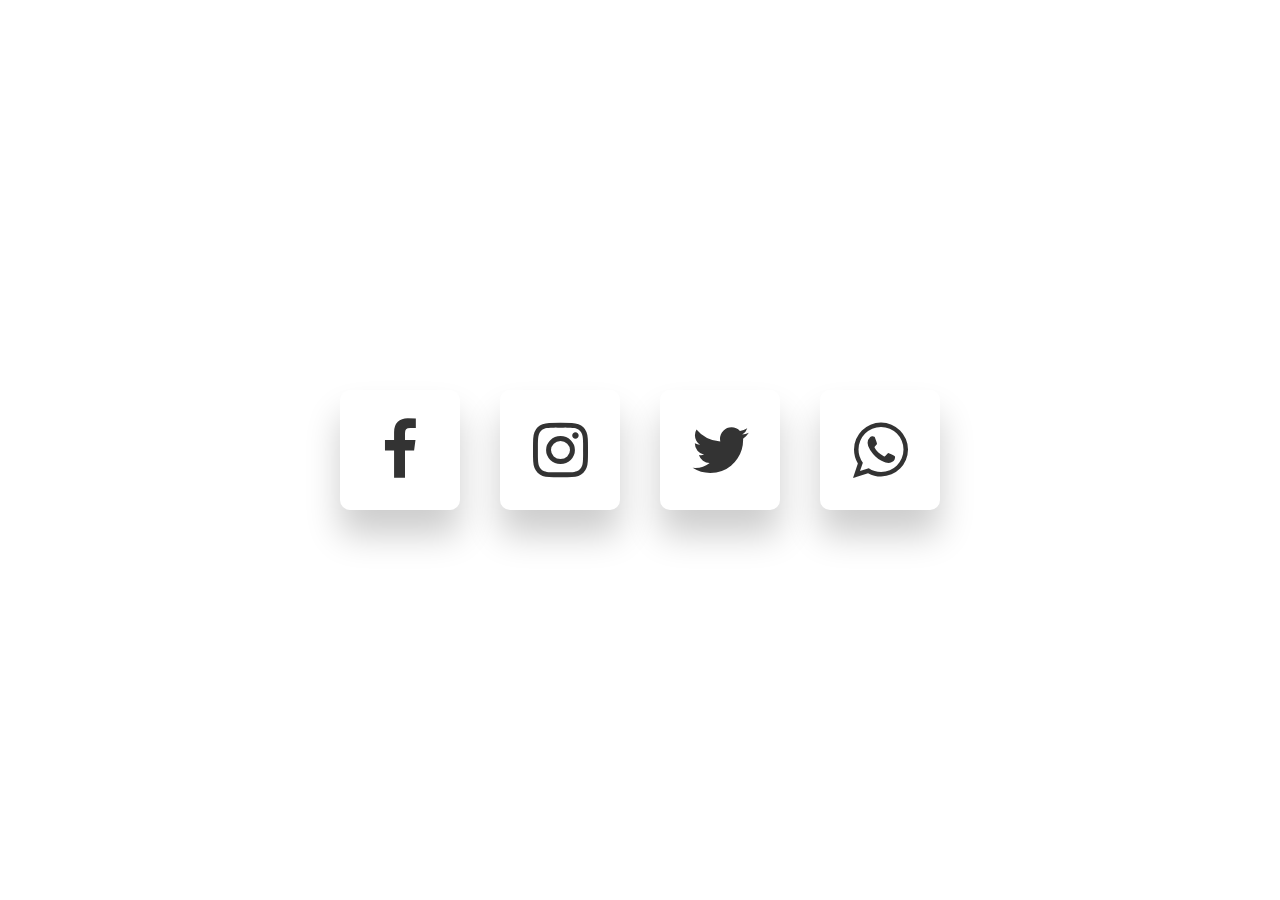
<file: 3d_social_icons/index.html>
<!DOCTYPE html>
<html lang="pt-br">
<head>
    <meta charset="UTF-8">
    <meta http-equiv="X-UA-Compatible" content="IE=edge">
    <meta name="viewport" content="width=device-width, initial-scale=1.0">
    <link rel="stylesheet" href="https://cdnjs.cloudflare.com/ajax/libs/font-awesome/4.7.0/css/font-awesome.css" integrity="sha512-5A8nwdMOWrSz20fDsjczgUidUBR8liPYU+WymTZP1lmY9G6Oc7HlZv156XqnsgNUzTyMefFTcsFH/tnJE/+xBg==" crossorigin="anonymous" referrerpolicy="no-referrer" />
    <link rel="stylesheet" href="style.css">
    <link rel="preconnect" href="https://fonts.googleapis.com">
<link rel="preconnect" href="https://fonts.gstatic.com" crossorigin>
<link href="https://fonts.googleapis.com/css2?family=Poppins:wght@200;300;400;500;600;700&display=swap" rel="stylesheet">
    
    <title>3D Social Icons</title>
</head>
<body>
    <section class="socialMedia">
        <ul class="box">
            <li data-text="Facebook" data-color="#1877f2">
                <a href="#" class="facebook">
                    <i class="fa fa-facebook" aria-hidden="true"></i>
                </a>
            </li>
            <li data-text="Instagram" data-color="#e4405f">
                <a href="#" class="instagram">
                    <i class="fa fa-instagram" aria-hidden="true"></i>
                </a>
            </li>
            <li data-text="Twitter" data-color="#0099ff">
                <a href="#" class="twitter">
                    <i class="fa fa-twitter" aria-hidden="true"></i>
                </a>
            </li>
            <li data-text="WhatsApp" data-color="#14dd14">
                <a href="#" class="whatsapp">
                    <i class="fa fa-whatsapp" aria-hidden="true"></i>
                </a>
            </li>
        </ul>
    </section>

    <script src="tilt.js"></script>
    <script>
        let list = document.querySelectorAll('.box li');
        let bg = document.querySelector('.socialMedia');

        list.forEach(elements => {

            // Background social color
            elements.addEventListener('mouseenter', function(event){
                let color = event.target.getAttribute('data-color');
                bg.style.backgroundColor = color;
            })

            // Background color default
            elements.addEventListener('mouseleave', function (event){
                bg.style.backgroundColor = '#fff';
            })

        })

        VanillaTilt.init(document.querySelectorAll(".box li a"), {
		max: 30,
		speed: 400,
        glare: true,
        "max-glare":  1

	});
    </script>
</body>
</html>
</file>
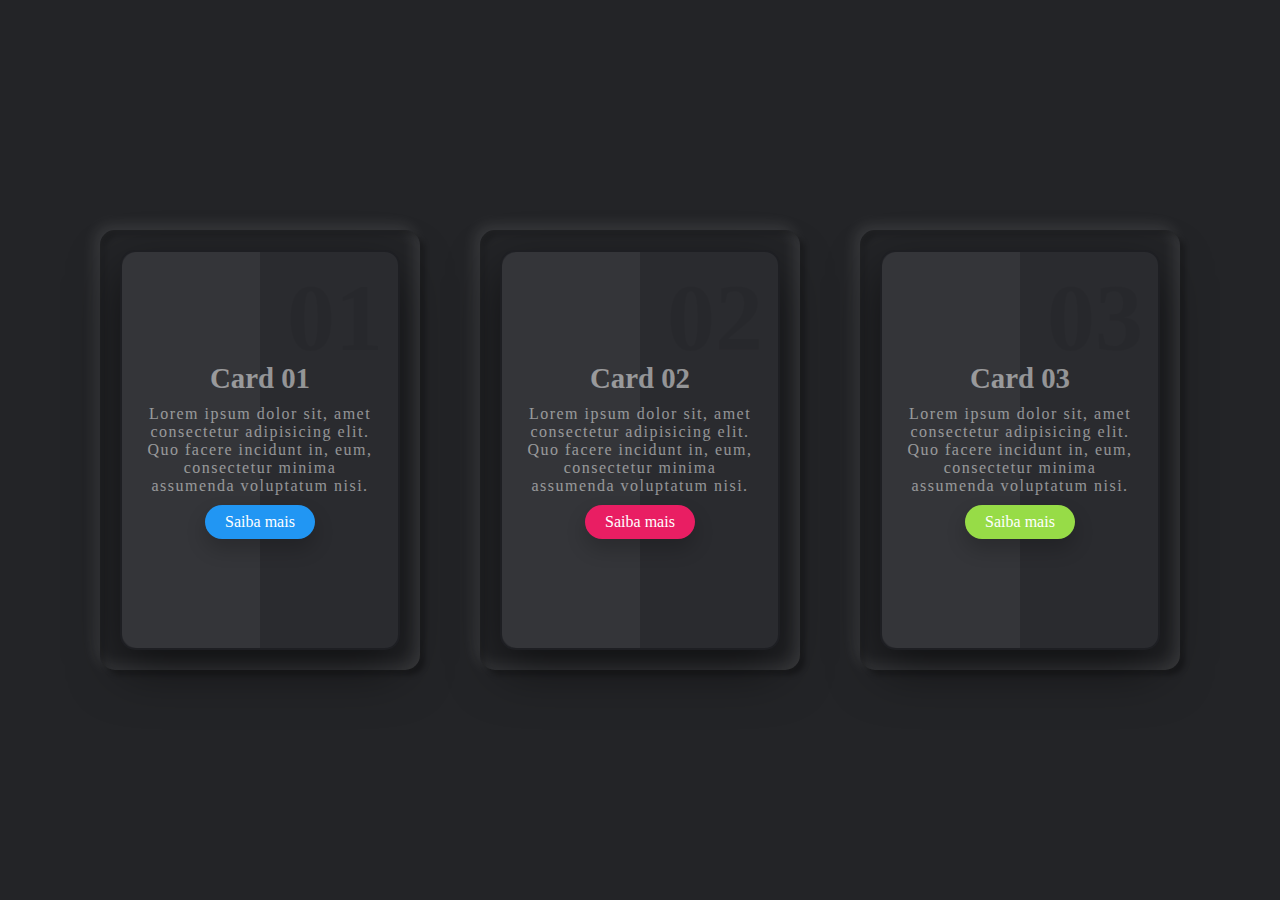
<file: Dark_Code/index.html>
<!DOCTYPE html>
<html lang="pt-br">
<head>
    <meta charset="UTF-8">
    <meta http-equiv="X-UA-Compatible" content="IE=edge">
    <meta name="viewport" content="width=device-width, initial-scale=1.0">

    <link rel="stylesheet" href="css/style.css">
    <title>Dark Card</title>
</head>
<body>
    <section class="container">
        <div class="card">
            <div class="box">
                <div class="content">
                    <h2>01</h2>
                    <h3>Card 01</h3>
                    <p>Lorem ipsum dolor sit, amet consectetur adipisicing elit. Quo facere incidunt in, eum, consectetur minima assumenda voluptatum nisi.</p>
                    <a href="#">Saiba mais</a>
                </div>
            </div>
        </div>

        <div class="card">
            <div class="box">
                <div class="content">
                    <h2>02</h2>
                    <h3>Card 02</h3>
                    <p>Lorem ipsum dolor sit, amet consectetur adipisicing elit. Quo facere incidunt in, eum, consectetur minima assumenda voluptatum nisi.</p>
                    <a href="#">Saiba mais</a>
                </div>
            </div>
        </div>

        <div class="card">
            <div class="box">
                <div class="content">
                    <h2>03</h2>
                    <h3>Card 03</h3>
                    <p>Lorem ipsum dolor sit, amet consectetur adipisicing elit. Quo facere incidunt in, eum, consectetur minima assumenda voluptatum nisi.</p>
                    <a href="#">Saiba mais</a>
                </div>
            </div>
        </div>
    </section>
</body>
</html>
</file>
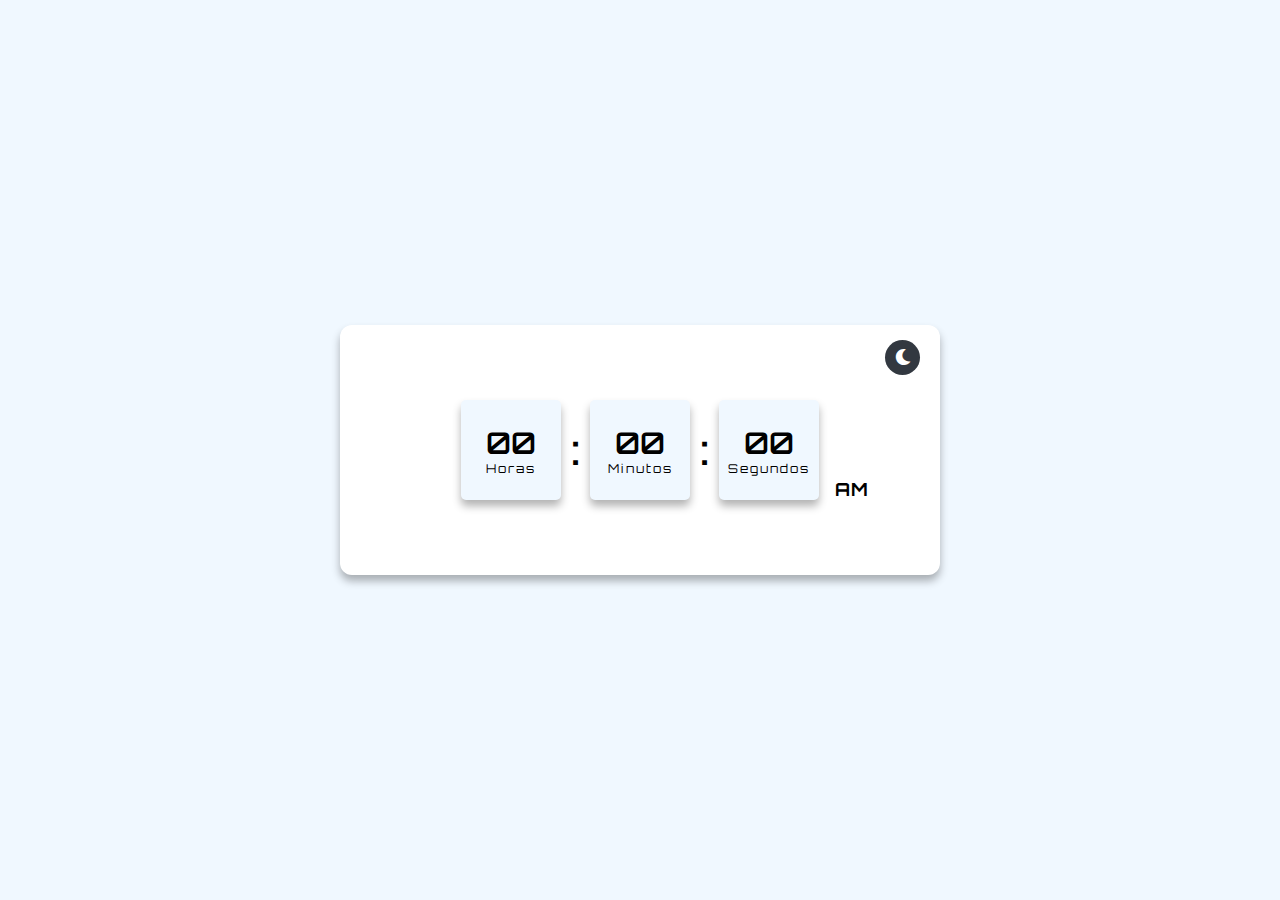
<file: Digital_Clock/index.html>
<!DOCTYPE html>
<html lang="pt-br">
<head>
    <meta charset="UTF-8">
    <meta http-equiv="X-UA-Compatible" content="IE=edge">
    <meta name="viewport" content="width=device-width, initial-scale=1.0">
    <!-- links e fonts -->
    <link rel="stylesheet" href="https://cdnjs.cloudflare.com/ajax/libs/font-awesome/5.15.4/css/all.min.css" integrity="sha512-1ycn6IcaQQ40/MKBW2W4Rhis/DbILU74C1vSrLJxCq57o941Ym01SwNsOMqvEBFlcgUa6xLiPY/NS5R+E6ztJQ==" crossorigin="anonymous" referrerpolicy="no-referrer" />
    <link rel="stylesheet" href="style.css">
    <title>Relógio Digital</title>
</head>
<body>
    
    <main>
        <div class="container">

            <!-- font icons -->
            <div class="icons">
                <i class="fas fa-moon"></i>
                <i class="fas fa-sun"></i>
            </div>
            <!-- icons -->

            <div class="time">
                <div class="time-colon">
                    <div class="text-box">
                        <span class="num hour">00</span>
                        <span class="text">Horas</span>
                    </div>
                    <!-- text-box -->
                    <span class="colon">:</span>
                </div>
                <!-- time-colon -->

                <div class="time-colon">
                    <div class="text-box">
                        <span class="num min">00</span>
                        <span class="text">Minutos</span>
                    </div>
                    <!-- text-box -->
                    <span class="colon">:</span>
                </div>
                <!-- time-colon -->


                <div class="time-colon">
                    <div class="text-box">
                        <span class="num sec">00</span>
                        <span class="text">Segundos</span>
                    </div>
                    <!-- text-box -->
                    <span class="am-pm">AM</span>
                </div>
                <!-- time-colon -->
            </div>
            <!-- time -->
        </div>
        <!-- container -->
    </main>

    <script src="scripts.js"></script>
</body>
</html>
</file>
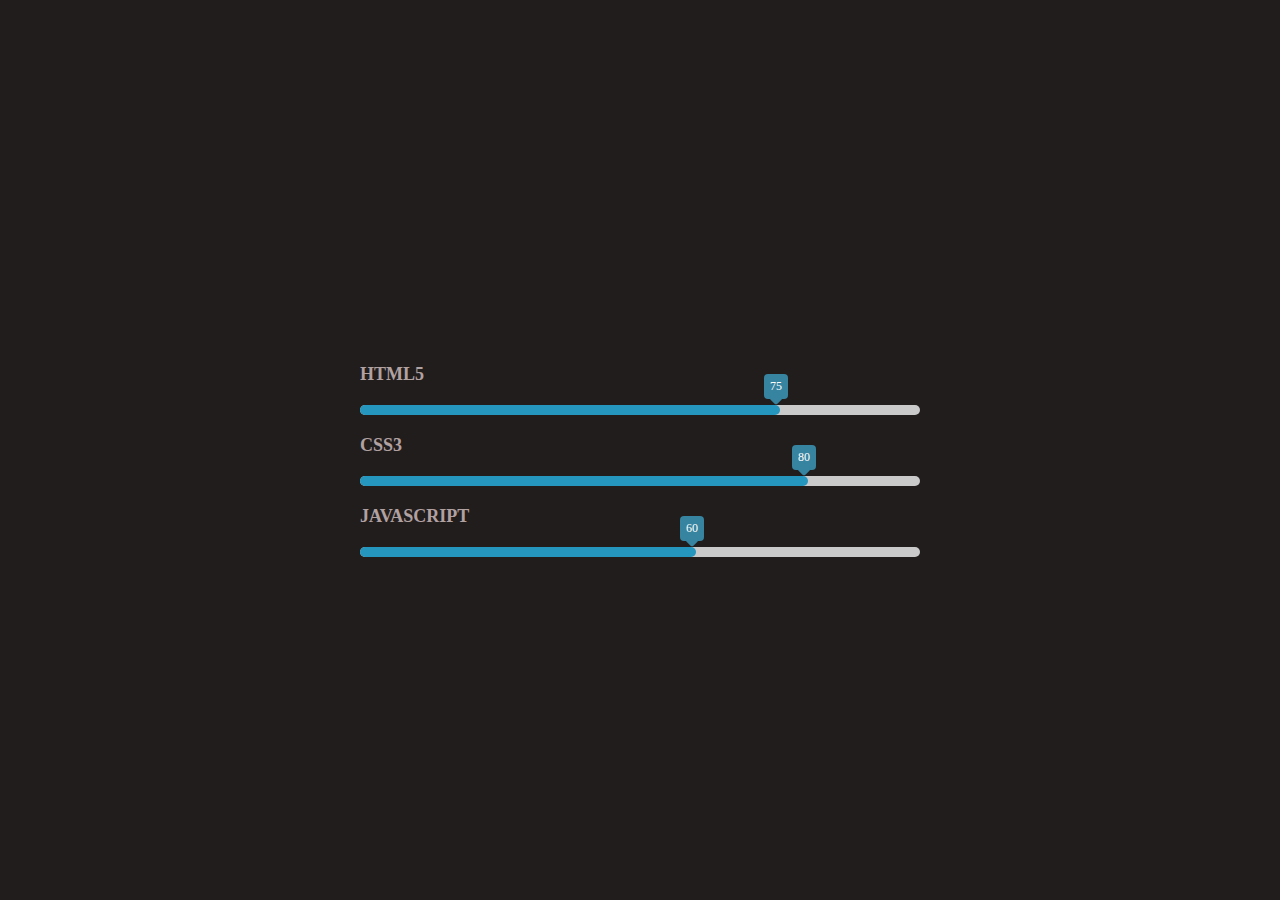
<file: Skills_Bar/index.html>
<!DOCTYPE html>
<html lang="pt-br">
<head>
    <meta charset="UTF-8">
    <meta http-equiv="X-UA-Compatible" content="IE=edge">
    <meta name="viewport" content="width=device-width, initial-scale=1.0">
    <link rel="stylesheet" href="css/style.css">
    <title>Skills Bar</title>
</head>
<body>
    <div class="skills">
        <div class="skill">
            <div class="skillName">HTML5</div>
            <div class="skillBar">
                <div class="skillPer" per="75"></div>
            </div>
        </div>
        <!-- skill -->

        <div class="skill">
            <div class="skillName">CSS3</div>
            <div class="skillBar">
                <div class="skillPer" per="80"></div>
            </div>
        </div>
        <!-- skill -->

        <div class="skill">
            <div class="skillName">JavaScript</div>
            <div class="skillBar">
                <div class="skillPer" per="60"></div>
            </div>
        </div>
        <!-- skill -->
    </div>
    <!-- skills -->

    <script src="js/jquery.js"></script>
    <script>

        $('.skillPer').each(function(){
            var $this = $(this);
            var per = $this.attr('per');
            $this.css("width",per + '%');
        });
    </script>
</body>
</html>
</file>
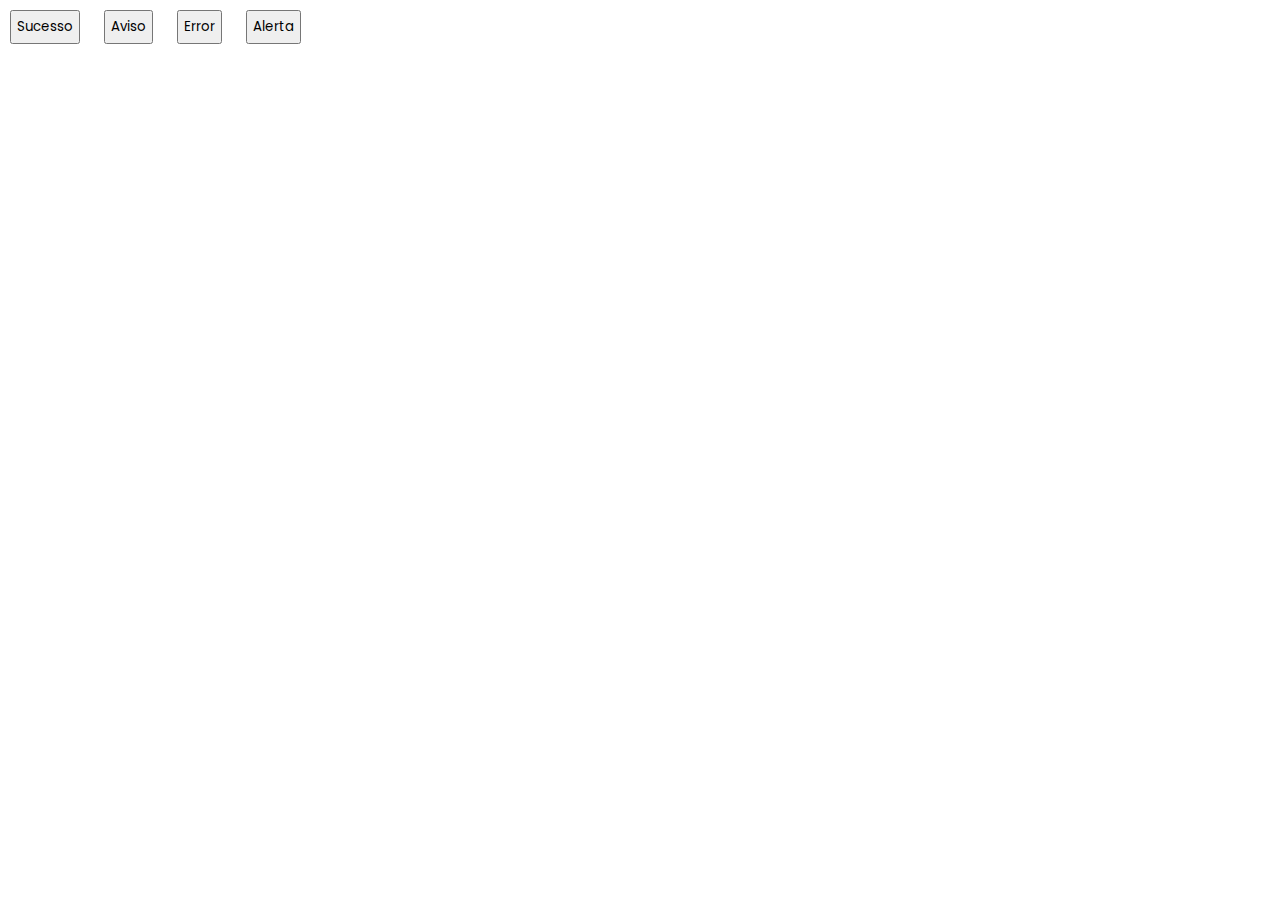
<file: Alert_Box/Project_01/index.html>
<!DOCTYPE html>
<html lang="pt-br">
<head>
    <meta charset="UTF-8">
    <meta http-equiv="X-UA-Compatible" content="IE=edge">
    <meta name="viewport" content="width=device-width, initial-scale=1.0">
    <link rel="preconnect" href="https://fonts.gstatic.com">
    <link href="https://fonts.googleapis.com/css2?family=Poppins:ital,wght@0,300;0,400;0,600;1,300&display=swap" rel="stylesheet">
    <link rel="stylesheet" href="./css/style.css">
    <title>Alert Box</title>
</head>
<body>
    <!-- Botões -->
    <button type="button" class="btn alert-btn" data-target="popup-success">Sucesso</button>
    <button type="button" class="btn alert-btn" data-target="popup-warning">Aviso</button>
    <button type="button" class="btn alert-btn"data-target="popup-error">Error</button>
    <button type="button" class="btn alert-btn" data-target="popup-info">Alerta</button>

    <!-- Popup success start -->
    <div class="alertBox" id="popup-success">
        <div class="boxContent">
            <div class="boxIcon">
                <img src="./img/success.svg" alt="">
            </div>
            <div class="boxInner">
                <h3>Sucesso</h3>
                <p>Lorem ipsum dolor sit, amet consectetur adipisicing elit.</p>
            </div>
            <button type="button" class="close-alert">&times;</button>
        </div>
    </div>
    <!-- Popup success stop -->

    <!-- Popup Warning start -->
    <div class="alertBox" id="popup-warning">
        <div class="boxContent">
            <div class="boxIcon">
                <img src="./img/warning.png" alt="">
            </div>
            <div class="boxInner">
                <h3>Aviso</h3>
                <p>Lorem ipsum dolor sit, amet consectetur adipisicing elit.</p>
            </div>
            <button type="button" class="close-alert">&times;</button>
        </div>
    </div>
    <!-- Popup Warning end -->

    <!-- Popup Error start -->
    <div class="alertBox" id="popup-error">
        <div class="boxContent">
            <div class="boxIcon">
                <img src="./img/error.png" alt="">
            </div>
            <div class="boxInner">
                <h3>Erro</h3>
                <p>Lorem ipsum dolor sit, amet consectetur adipisicing elit.</p>
            </div>
            <button type="button" class="close-alert">&times;</button>
        </div>
    </div>
    <!-- Popup Error end -->

        <!-- Popup Info start -->
        <div class="alertBox" id="popup-info">
            <div class="boxContent">
                <div class="boxIcon">
                    <img src="./img/info.png" alt="">
                </div>
                <div class="boxInner">
                    <h3>Info</h3>
                    <p>Lorem ipsum dolor sit, amet consectetur adipisicing elit.</p>
                </div>
                <button type="button" class="close-alert">&times;</button>
            </div>
        </div>
        <!-- Popup Info end -->

        

    <script src="./app/app.js"></script>
</body>
</html>
</file>
<file: 3d_social_icons/style.css>
* {
    margin: 0;
    padding: 0;
    box-sizing: border-box;
    font-family: 'Poppins', sans-serif;
}

.socialMedia {
    display: flex;
    justify-content: center;
    align-items: center;
    min-height: 100vh;
    transition: 0.5s;
}

.box {
    display: flex;
    position: relative
}

.box li::before {
    content: attr(data-text);
    position: absolute;
    top: 50%;
    left: 50%;
    transform: translate(-50%, -50%);
    pointer-events: none;
    font-size: 10vw;
    font-weight: 700;
    transition: 0.5s;
    opacity: 0;
}

.box li:hover::before {
    opacity: 0.1;
    transform: translate(-50%, calc(-50% + 150px));
}

.box li {
    list-style-type: none;
}

.box li a {
    width: 120px;
    height: 120px;
    font-size: 4rem;
    position: relative;
    display: flex;
    justify-content: center;
    align-items: center;
    border-radius: 10px;
    margin: 20px;
    color: #333;
    background-color: #fff;
    box-shadow: 0 25px 35px rgba(0, 0, 0, 0.2);
    text-decoration: none;
    transform-style: preserve-3d;
    perspective: 500px;
    transition: background 0.25s;
}

/* Adicionar somente para corrigir a borda do vanila tilt */
.js-tilt-glare {
    border-radius: 10px;
}

.box li a:hover.facebook {
    background-color: #1877f2;
}

.box li a:hover.instagram {
    background-color: #e4405f;
}

.box li a:hover.twitter {
    background-color: #0099ff;
}

.box li a:hover.whatsapp {
    background-color: #14dd14;
}

.box li a .fa {
    transition: 0.25s;
    pointer-events: none;
}

.box li a:hover .fa {
    color: #fff;
    transform: scale(1.75) translateZ(50px);
}
</file>
<file: Digital_Clock/style.css>
@import url('https://fonts.googleapis.com/css2?family=Orbitron:wght@400;500;600;700&display=swap');

* {
    margin: 0;
    padding: 0;
    box-sizing: border-box;
    font-family: 'Orbitron', sans-serif;
    transition: all 0.4s ease;
}

:root {
    --mainBgcolor: #f0f8ff;
    --mainBgDark: #24292d;
    --clockBgDark: #323840;
}

/* main */

main {
    width: 100%;
    min-height: 100vh;
    display: flex;
    align-items: center;
    justify-content: center;
    background-color: var(--mainBgcolor);
}


main .container {
    width: 100%;
    max-width: 600px;
    height: 250px;
    display: flex;
    align-items: center;
    justify-content: center;
    background-color: #fff;
    border-radius: 12px;
    box-shadow: 0 6px 8px rgba(0, 0, 0, 0.3);
    position: relative;
}

/* icons */

main .container .icons i {
    width: 35px;
    height: 35px;
    position: absolute;
    top: 15px;
    right: 20px;
    font-size: 16px;
    text-align: center;
    line-height: 35px;
    color: #fff;
    border-radius: 50%;
    cursor: pointer;

    background-color: var(--clockBgDark);
}

main .container .icons i.fa-sun {
    opacity: 0;
    pointer-events: none;
}

main .container .time {
    display: flex;
    align-items: center;
}

main .container .time .time-colon {
    display: flex;
    align-items: center;
    position: relative;
}

main .container .time-colon .am-pm {
    position: absolute;
    bottom: 0;
    right: -50px;
    font-size: 18px;
    font-weight: 700;
    letter-spacing: 1px;
}

.container .time .time-colon .text-box {
    width: 100px;
    height: 100px;
    display: flex;
    align-items: center;
    justify-content: center;
    flex-direction: column;
    background-color: var(--mainBgcolor);
    box-shadow: 0 6px 8px rgba(0, 0, 0, 0.3);
    border-radius: 5px;
}

.time .time-colon .text-box,
.time .time-colon .colon {
    font-size: 30px;
    font-weight: 600;
}

.time .time-colon .text-box .text {
    font-size: 12px;
    font-weight: 400;
    letter-spacing: 2px;
}

.time .time-colon .colon {
    font-size: 40px;
    margin: 0 10px;
}

/* dark section */

main.dark {
    background-color: var(--mainBgDark);
}

main.dark .container {
    background-color: var(--clockBgDark);
}

main.dark .container .icons i {
    background-color: #fff;
    color: var(--clockBgDark);
}

main.dark .container .icons i.fa-sun {
    opacity: 1;
    pointer-events: auto;
}

main.dark .container .time-colon .text-box {
    background: var(--mainBgDark);
}

main.dark .time .time-colon .text-box,
main.dark .time .time-colon .colon,
main.dark .time .time-colon .am-pm {
    color: #fff;
}
</file>
<file: Dark_Code/css/style.css>
/* Reset do documento */
* {
    margin: 0;
    padding: 0;
    box-sizing: border-box;
}

/* Var de cores */
:root {
    --background: #232427;
    --link01: #2196f3;
    --link02: #e91e63;
    --link03: #97dc47;
    --backgroundCard: #2a2b2f;
    --borderCard: #1e1f23;
}

/* Body */
body {
    display: flex;
    justify-content: center;
    align-items: center;
    flex-wrap: wrap;
    min-height: 100vh;
    background-color: var(--background);
    /* overflow: hidden; */

}

/* Container */
.container {
    display: flex;
    justify-content: center;
    align-items: center;
    flex-wrap: wrap;
    max-width: 1200px;
    margin: 40px 0;
}

.container .card {
    position: relative;
    min-width: 320px;
    height: 440px;
    box-shadow: inset 5px 5px 5px rgba(0, 0, 0, 0.2),
        inset -5px -5px 15px rgba(255, 255, 255, 0.1),
        5px 5px 5px rgba(0, 0, 0, 0.3),
        -5px -5px 15px rgba(255, 255, 255, 0.1);
    border-radius: 15px;
    margin: 30px;
}

.container .card .box {
    position: absolute;
    top: 20px;
    bottom: 20px;
    left: 20px;
    right: 20px;
    background-color: var(--backgroundCard);
    border: 2px solid var(--borderCard);
    border-radius: 15px;
    box-shadow: 0 20px 50px rgba(0, 0, 0, 0.5);
    transition: 0.5s;
    display: flex;
    justify-content: center;
    align-items: center;
}

.container .card .box:hover {
    transform: translateY(-65px);
    box-shadow: 0 40px 70px rgba(0, 0, 0, 0.5);
}

.container .card .box .content {
    padding: 20px;
    text-align: center;
}

.container .card .box .content h2 {
    position: absolute;
    top: 10px;
    right: 15px;
    font-size: 6em;
    color: rgba(0, 0, 0, 0.05);
}

.container .card .box .content h3 {
    font-size: 1.8em;
    color: rgba(255, 255, 255, 0.5);
    transition: 0.5s;
    z-index: 1;
}

.container .card .box .content p {
    font-size: 16px;
    letter-spacing: 1.5px;
    color: rgba(255, 255, 255, 0.5);
    margin: 10px 0;
}

.container .card .box .content a {
    position: relative;
    display: inline-block;
    padding: 8px 20px;
    background: #000;
    border-radius: 20px;
    font-weight: 400;
    color: #fff;
    box-shadow: 0 10px 20px rgba(0, 0, 0, 0.2);
    text-decoration: none;
}

.container .card:nth-child(1) .box .content a {
    background-color: var(--link01);
}

.container .card:nth-child(2) .box .content a {
    background-color: var(--link02);
}

.container .card:nth-child(3) .box .content a {
    background-color: var(--link03);
}

/* Opicional */

.container .card .box::before {
    content: '';
    position: absolute;
    top: 0;
    left: 0;
    width: 50%;
    height: 100%;
    background-color: rgba(255, 255, 255, 0.05);
    border-radius: 15px 0 0 15px;
    pointer-events: none;
}
</file>
<file: Skills_Bar/css/style.css>
/* Reset do navegador */
* {
    margin: 0;
    padding: 0;
    box-sizing: border-box;
}

/* Body */
body {
    min-height: 100vh;
    display: flex;
    align-items: center;
    justify-content: center;
    background-color: #221d1d;
}

/* Skills */
.skills {
    width: 100%;
    max-width: 600px;
    padding: 0 20px;
    color: #b1a1a1;
}

.skillName {
    font-size: 18px;
    font-weight: bold;
    text-transform: uppercase;
    margin: 20px 0;
}

.skillBar {
    height: 10px;
    background-color: #cacaca;
    border-radius: 8px;
}

.skillPer {
    width: 0;
    height: 10px;
    background-color: #2596be;
    border-radius: 8px;
    position: relative;
    transition: all 2s ease;
}

.skillPer::before {
    content: attr(per);
    position: absolute;
    top: -31px;
    right: -20px;
    transform: translateX(-50%);
    padding: 5px 6px;
    background-color: #3684a0;
    color: #fff;
    font-size: 12px;
    border-radius: 4px;
}

.skillPer::after {
    content: '';
    position: absolute;
    width: 10px;
    height: 10px;
    background-color: #3684a0;
    top: -12px;
    right: -6px;
    border-radius: 2px;
    transform: translateX(-50%) rotate(45deg);
}
</file>
<file: Alert_Box/Project_01/css/style.css>
/* Reset document and other settings */
* {
    margin: 0;
    padding: 0;
    box-sizing: border-box;
    font-family: 'Poppins', sans-serif;
}

:root {
    --bgColorSuccess: #e8f4e8;
    --colorBorderSuccess: #a8f4a8;
    --colorTitleSuccess: #279427;
    --colorTextSuccess: #528652;
    --bgColorWarning: #fef2da;
    --colorBorderWarning: #f2a53b;
    --colorTitleWarning: #f2a53b;
    --colorTextWarning: #897754;
    --bgColorError: #ffe7e3;
    --colorBorderError: #ef754c;
    --colorTitleError: #ef754c;
    --colorTextError: #897754;
    --bgcolorInfo: #e0eefb;
    --colorBorderInfo: #57a7ec;
    --colorTitleInfo: #57a7ec;
    --colorTextInfo: #566f87;
}

/* Animation */
@keyframes zoomIn {
    0% {
        transform: scale(0.8);
    }

    100% {
        transform: scale(1);
    }
}

/* BTN */
.btn {
    margin: 10px;
    padding: 5px;
    cursor: pointer;
}



/* Alert Box */
.alertBox {
    position: fixed;
    left: 0;
    top: 0;
    right: 0;
    bottom: 0;
    background-color: rgba(0, 0, 0, 0.2);
    z-index: 999;
    display: flex;
    align-items: center;
    justify-content: center;
    padding: 0 18px;
    opacity: 0;
    visibility: hidden;

}

.alertBox.show {
    opacity: 1;
    visibility: visible;
}

.alertBox.show .boxContent {
    animation: zoomIn 0.3s ease-in;
}

.alertBox .boxContent {
    padding: 20px;
    border-radius: 5px;
    max-width: 500px;
    flex-direction: 0 0 500px;
    display: flex;
    align-items: center;
}

.alertBox .boxContent .boxIcon img {
    max-width: 50px;
    min-width: 30px;
    width: 100%;
    display: block;
}

.alertBox .boxContent .boxInner {
    flex: 0 0 calc(100% - 90px);
    max-width: calc(100% - 90px);
    padding: 0 20px;
}

.alertBox .boxContent h3 {
    font-weight: 600;
    font-size: 20px;
}

.alertBox .boxContent p {
    font-size: 16px;
    margin: 0;
    line-height: 20px;
    font-weight: 300;
}

.alertBox .boxContent .close-alert {
    width: 30px;
    height: 30px;
    font-size: 30px;
    background-color: transparent;
    line-height: 30px;
    text-align: center;
    cursor: pointer;
    border: none;
    transition: all 0.5s ease;
}

.alertBox .boxContent .close-alert:focus {
    outline: none;
}

.alertBox .boxContent .close-alert:hover {
    transform: rotate(90deg);
}


/* Success Popup box */
#popup-success .boxContent {
    background-color: var(--bgColorSuccess);
    border: 2px solid var(--colorBorderSuccess);
}

#popup-success .boxContent .close-alert,
#popup-success .boxContent h3 {
    color: var(--colorTitleSuccess);
}

#popup-success .boxContent p {
    color: var(--colorTextSuccess);
}

/* Warning Popup box */
#popup-warning .boxContent {
    background-color: var(--bgColorWarning);
    border: 2px solid var(--colorBorderWarning);
}

#popup-warning .boxContent .close-alert,
#popup-warning .boxContent h3 {
    color: var(--colorTitleWarning);
}

#popup-warning .boxContent p {
    color: var(--colorTextWarning);
}

/* Warning Popup box */
#popup-warning .boxContent {
    background-color: var(--bgColorWarning);
    border: 2px solid var(--colorBorderWarning);
}

#popup-warning .boxContent .close-alert,
#popup-warning .boxContent h3 {
    color: var(--colorTitleWarning);
}

#popup-warning .boxContent p {
    color: var(--colorTextWarning);
}

/* Error Popup Box */
#popup-error .boxContent {
    background-color: var(--bgColorError);
    border: 2px solid var(--colorBorderError);
}

#popup-error .boxContent .close-alert,
#popup-error .boxContent h3 {
    color: var(--colorTitleError);
}

#popup-error .boxContent p {
    color: var(--colorTextError);
}

/* Info Popup Box */
#popup-info .boxContent {
    background-color: var(--bgcolorInfo);
    border: 2px solid var(--colorBorderInfo);
}

#popup-info .boxContent .close-alert,
#popup-info .boxContent h3 {
    color: var(--colorTitleInfo);
}

#popup-info .boxContent p {
    color: var(--colorTextInfo);
}
</file>
